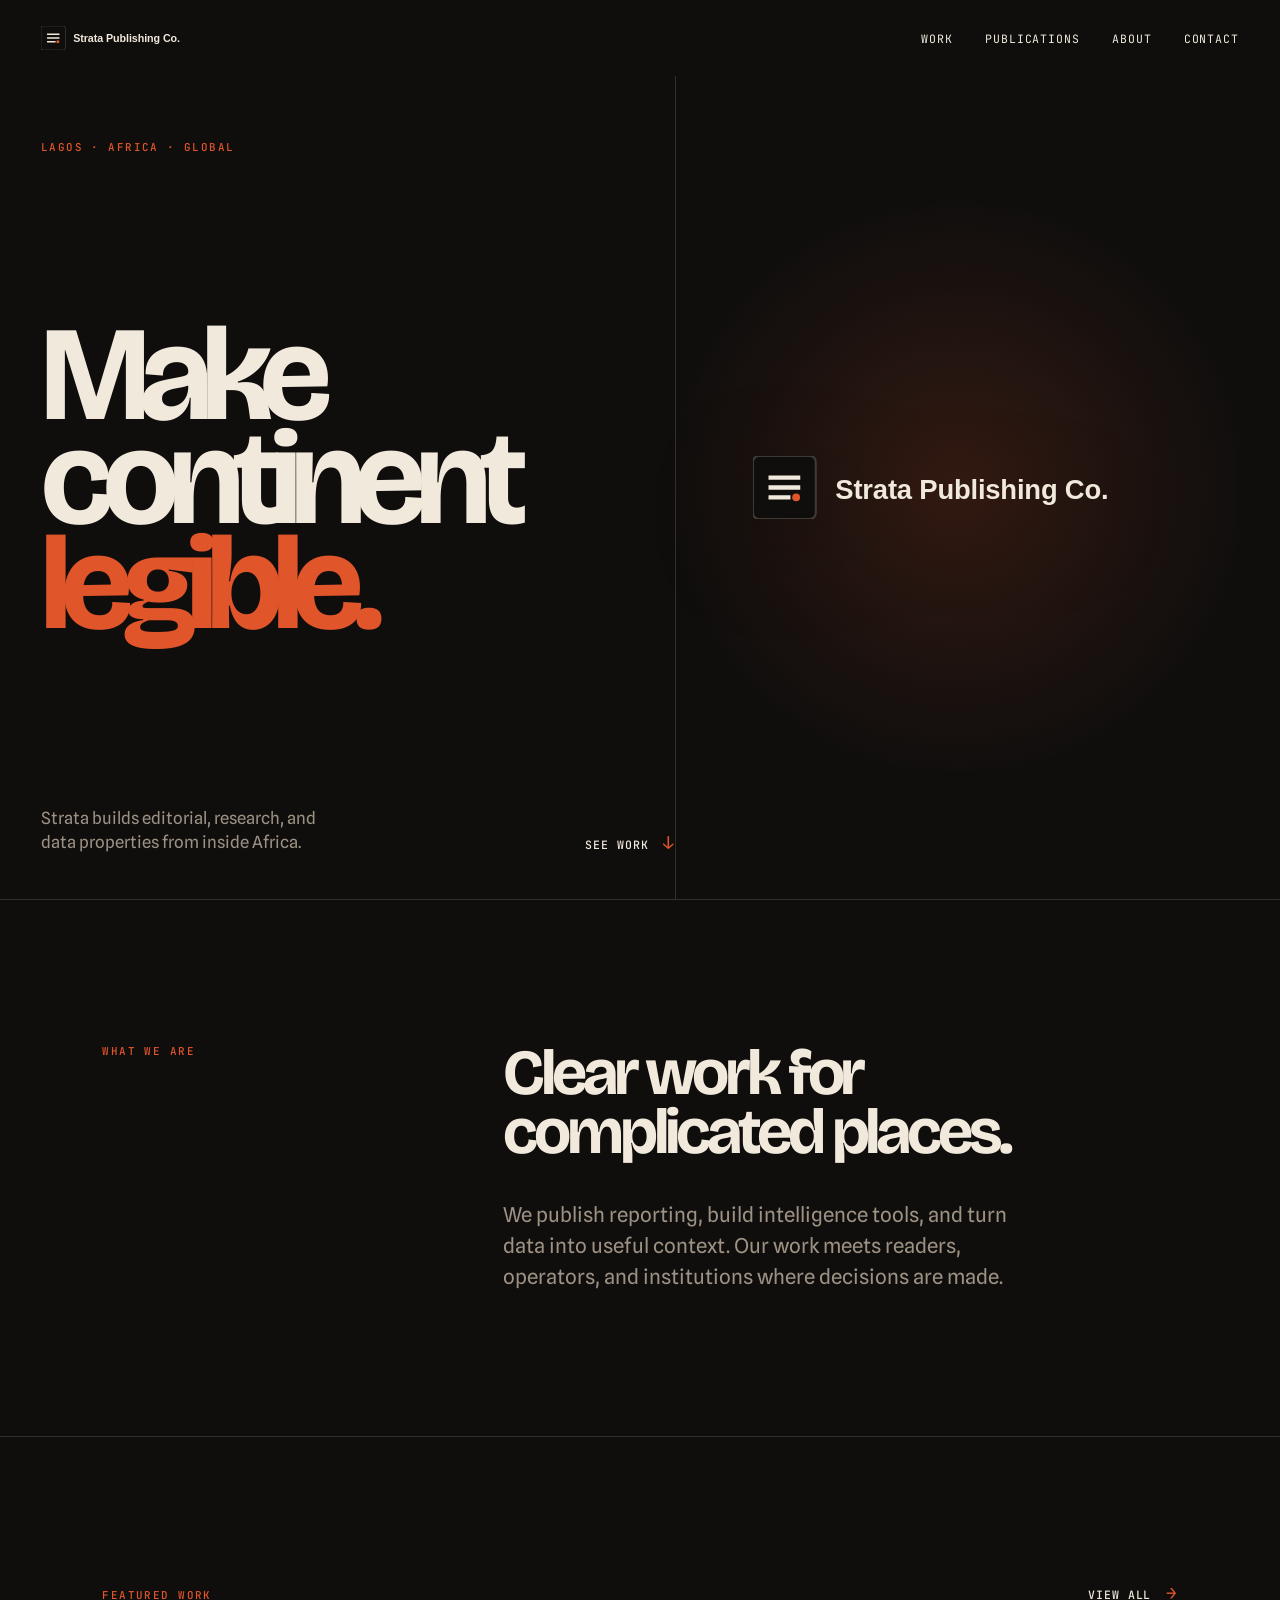
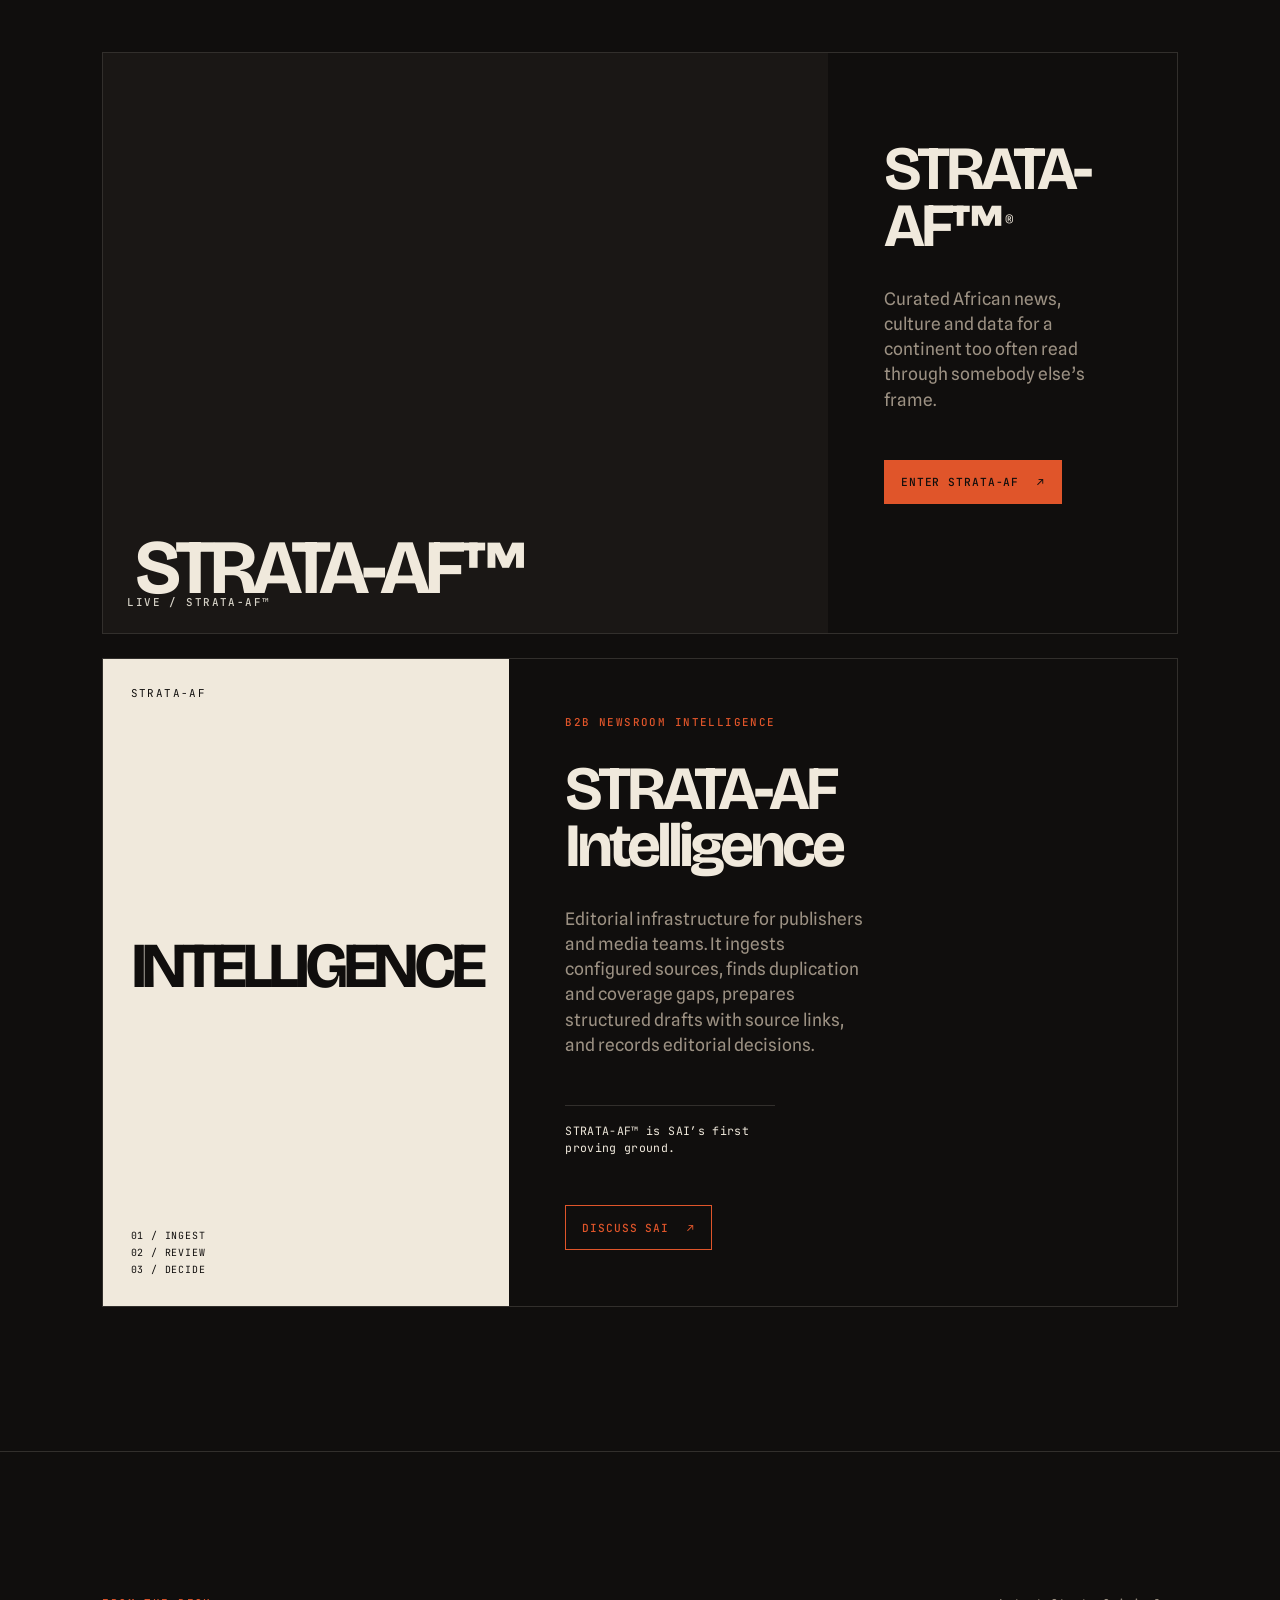
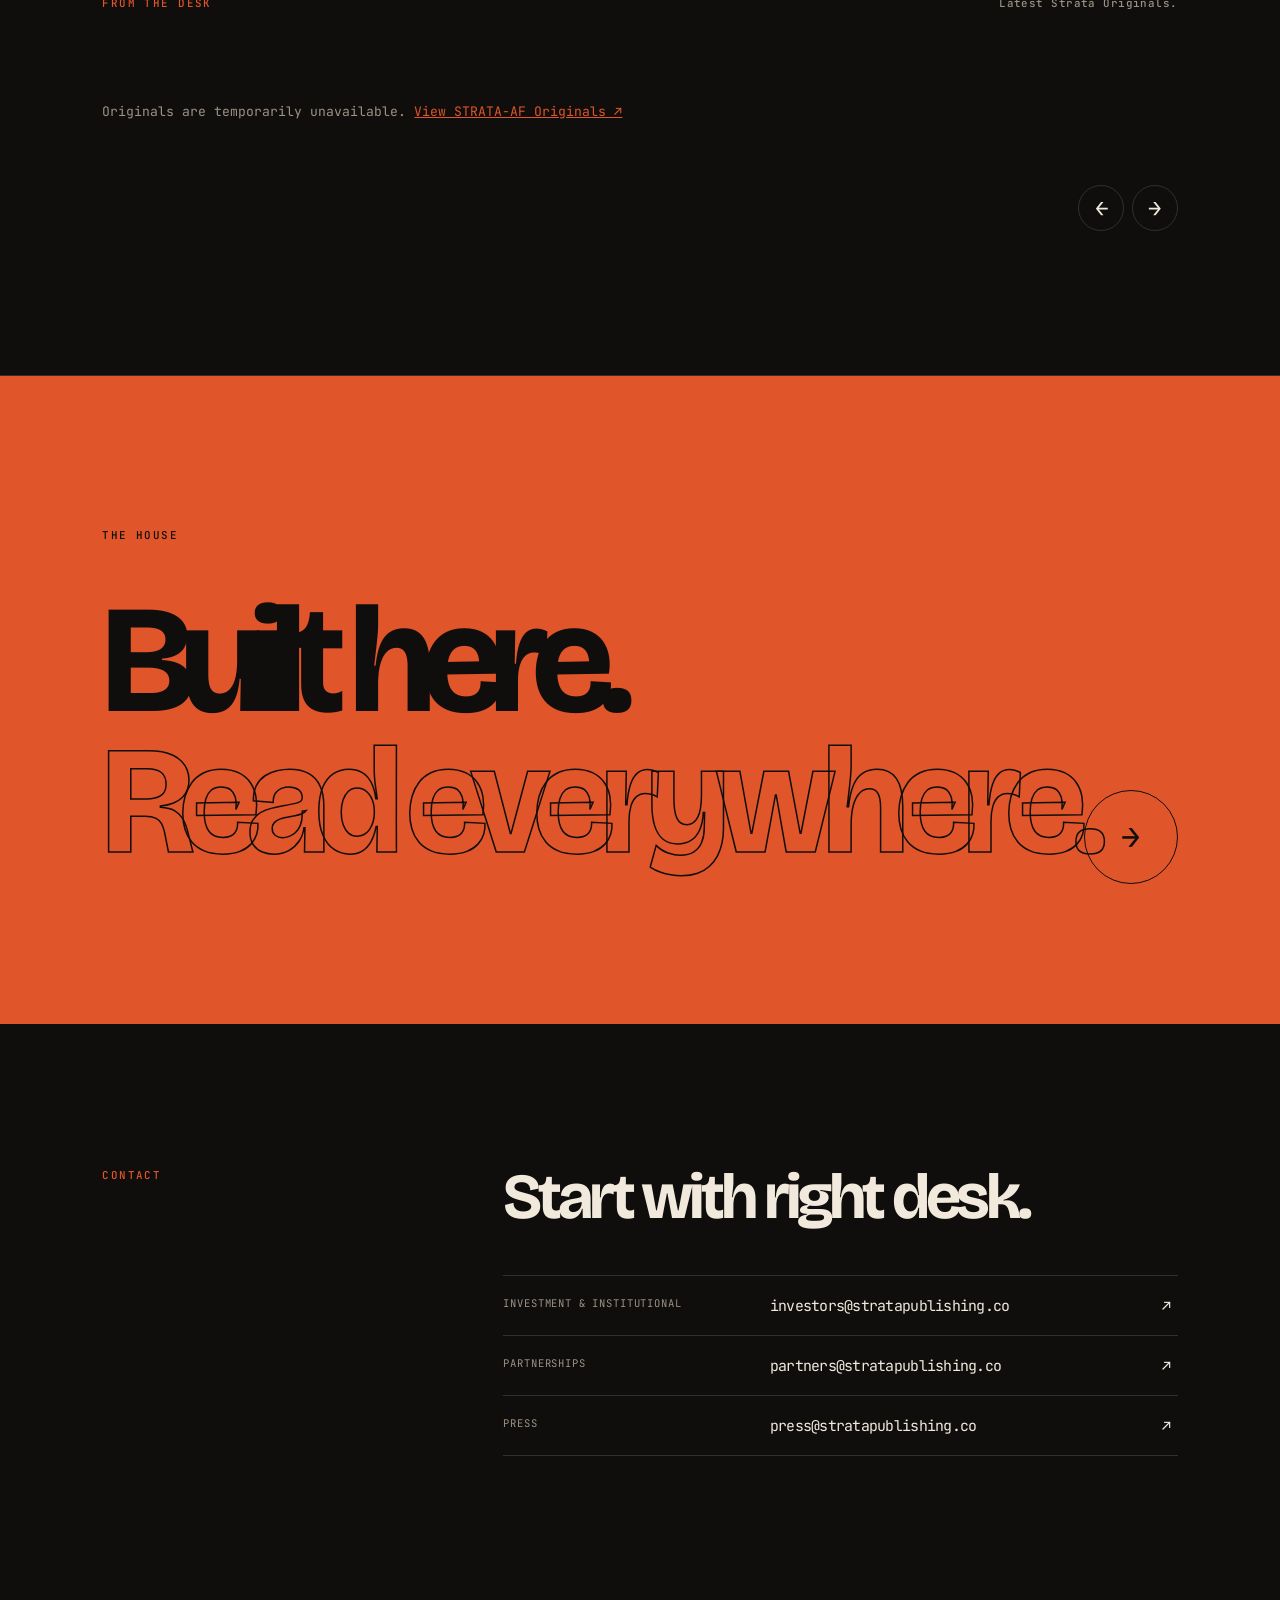
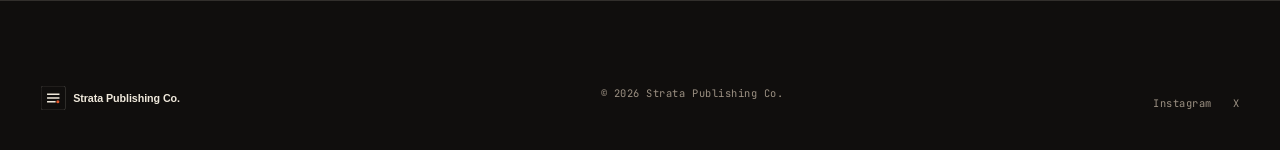
<file: index.html>
<!doctype html>
<html lang="en">
<head>
  <meta charset="utf-8">
  <meta name="viewport" content="width=device-width, initial-scale=1">
  <meta name="description" content="Strata Publishing Co. builds editorial, research, and data properties for Africa.">
  <meta name="theme-color" content="#100E0D">
  <meta property="og:type" content="website">
  <meta property="og:url" content="https://www.stratapublishingco.online/">
  <meta property="og:title" content="Strata Publishing Co.">
  <meta property="og:description" content="Editorial, research, and data properties for Africa.">
  <meta property="og:image" content="https://www.stratapublishingco.online/assets/strata-og-share-1200x630.png">
  <meta property="og:image:width" content="1200">
  <meta property="og:image:height" content="630">
  <meta name="twitter:card" content="summary_large_image">
  <meta name="twitter:title" content="Strata Publishing Co.">
  <meta name="twitter:description" content="Editorial, research, and data properties for Africa.">
  <meta name="twitter:image" content="https://www.stratapublishingco.online/assets/strata-og-share-1200x630.png">
  <title>Strata Publishing Co. — African intelligence</title>
  <link rel="preconnect" href="https://fonts.googleapis.com">
  <link rel="preconnect" href="https://fonts.gstatic.com" crossorigin>
  <link href="https://fonts.googleapis.com/css2?family=Bricolage+Grotesque:opsz,wdth,wght@12..96,75..100,600..800&family=JetBrains+Mono:wght@400;500&family=Spline+Sans:wght@300;400;500&display=swap" rel="stylesheet">
  <link rel="icon" type="image/svg+xml" href="./assets/favicon.svg">
  <link rel="stylesheet" href="./styles.css">
  <link rel="stylesheet" href="./overrides.css">
  <link rel="stylesheet" href="./sai.css">
  <link rel="stylesheet" href="./brand.css">
  <link rel="stylesheet" href="./carousel-mobile.css">
</head>
<body>
  <a class="skip" href="#main">Skip to content</a>
  <header class="site-header" data-header>
    <a class="wordmark" href="#top" aria-label="Strata Publishing Co. home"><img class="brand-logo" src="./assets/strata-wordmark.svg" alt="Strata Publishing Co."></a>
    <nav class="nav" aria-label="Primary navigation">
      <a href="#work">Work</a><a href="#publications">Publications</a><a href="#about">About</a><a href="#contact">Contact</a>
    </nav>
    <button class="menu-button" type="button" aria-expanded="false" aria-controls="menu" data-menu-button><span>Menu</span><i></i></button>
  </header>

  <dialog class="menu" id="menu" data-menu aria-label="Site menu">
    <div class="menu-top"><span class="eyebrow">Navigation</span><button type="button" data-menu-close>Close <span>×</span></button></div>
    <nav aria-label="Mobile navigation">
      <a href="#work" data-menu-link>Work <span>01</span></a><a href="#publications" data-menu-link>Publications <span>02</span></a><a href="#about" data-menu-link>About <span>03</span></a><a href="#contact" data-menu-link>Contact <span>04</span></a>
    </nav>
    <p>Editorial, research and data properties for people deciding where Africa goes next.</p>
  </dialog>

  <main id="main">
    <section class="hero" id="top">
      <div class="hero-copy">
        <p class="eyebrow reveal">Lagos · Africa · Global</p>
        <h1><span class="line">Make continent</span><span class="line rust">legible.</span></h1>
        <div class="hero-bottom reveal"><p>Strata builds editorial, research, and data properties from inside Africa.</p><a href="#work" class="text-link">See work <span>↓</span></a></div>
      </div>
      <div class="hero-art" aria-hidden="true">
        <img class="hero-logo" src="./assets/strata-wordmark.svg" alt="">
      </div>
    </section>

    <section class="statement section" id="about">
      <p class="eyebrow">What we are</p>
      <div><h2>Clear work for complicated places.</h2><p class="lede">We publish reporting, build intelligence tools, and turn data into useful context. Our work meets readers, operators, and institutions where decisions are made.</p></div>
    </section>

    <section class="feature section" id="work">
      <div class="section-head"><p class="eyebrow">Featured work</p><a class="text-link" href="#publications">View all <span>→</span></a></div>
      <div class="featured-grid reveal">
        <article class="feature-card feature-card--live">
          <a class="feature-media live-home" data-live-home href="https://www.strata-af.com" target="_blank" rel="noreferrer" aria-label="Open live STRATA-AF homepage"><div class="frame-fallback"><span>STRATA-AF™</span></div><p class="media-label">LIVE / STRATA-AF™</p></a>
          <div class="feature-info"><h2>STRATA-AF™<sup>®</sup></h2><p>Curated African news, culture and data for a continent too often read through somebody else’s frame.</p><a class="button" href="https://www.strata-af.com" target="_blank" rel="noreferrer">Enter STRATA-AF <span>↗</span></a></div>
        </article>
        <article class="feature-card intelligence-card">
          <div class="intelligence-visual" aria-hidden="true"><span>STRATA-AF</span><strong>INTELLIGENCE</strong><i>01 / INGEST<br>02 / REVIEW<br>03 / DECIDE</i></div>
          <div class="feature-info"><p class="eyebrow">B2B newsroom intelligence</p><h2>STRATA-AF Intelligence</h2><p>Editorial infrastructure for publishers and media teams. It ingests configured sources, finds duplication and coverage gaps, prepares structured drafts with source links, and records editorial decisions.</p><p class="proof-note">STRATA-AF™ is SAI’s first proving ground.</p><a class="button button--quiet" href="mailto:partners@stratapublishing.co?subject=STRATA-AF%20Intelligence">Discuss SAI <span>↗</span></a></div>
        </article>
      </div>
    </section>

    <section class="programs section" id="publications">
      <div class="section-head"><p class="eyebrow">From the desk</p><p class="section-note">Latest Strata Originals.</p></div>
      <div class="desk-carousel">
        <div class="desk-track" data-originals aria-live="polite"><p class="desk-status">Loading latest Originals…</p></div>
        <div class="desk-controls" aria-label="Desk story navigation"><button type="button" data-desk-prev aria-label="Previous stories">←</button><button type="button" data-desk-next aria-label="Next stories">→</button></div>
      </div>
    </section>

    <section class="manifesto">
      <p class="eyebrow">The house</p>
      <h2>Built here.<br><span>Read everywhere.</span></h2>
      <a class="round-link" href="#contact" aria-label="Contact Strata Publishing Co.">→</a>
    </section>

    <section class="contact section" id="contact">
      <p class="eyebrow">Contact</p>
      <div><h2>Start with right desk.</h2><div class="contact-grid"><a href="mailto:investors@stratapublishing.co"><span>Investment &amp; institutional</span>investors@stratapublishing.co <b>↗</b></a><a href="mailto:partners@stratapublishing.co"><span>Partnerships</span>partners@stratapublishing.co <b>↗</b></a><a href="mailto:press@stratapublishing.co"><span>Press</span>press@stratapublishing.co <b>↗</b></a></div></div>
    </section>
  </main>
  <footer><a class="wordmark" href="#top"><img class="brand-logo" src="./assets/strata-wordmark.svg" alt="Strata Publishing Co."></a><p>© <span data-year></span> Strata Publishing Co.</p><div><a href="https://www.instagram.com/strata.af/" target="_blank" rel="noreferrer">Instagram</a><a href="https://x.com/strata_af" target="_blank" rel="noreferrer">X</a></div></footer>
  <script type="module" src="./app.js"></script>
</body>
</html>
</file>
<file: styles.css>
:root{--bg:#100e0d;--raise:#1a1715;--bone:#f0e9dc;--muted:#9c9183;--faint:#6a6157;--rust:#e0552a;--line:rgba(240,233,220,.15);--display:'Bricolage Grotesque',sans-serif;--body:'Spline Sans',sans-serif;--mono:'JetBrains Mono',monospace}*{box-sizing:border-box}html{scroll-behavior:smooth}body{margin:0;background:var(--bg);color:var(--bone);font-family:var(--body);font-size:16px;line-height:1.45}a{color:inherit}.skip{position:fixed;left:1rem;top:-4rem;z-index:99;padding:.7rem 1rem;background:var(--bone);color:var(--bg)}.skip:focus{top:1rem}.site-header{height:76px;padding:0 3.2vw;position:fixed;top:0;left:0;width:100%;display:flex;z-index:10;align-items:center;justify-content:space-between;background:linear-gradient(var(--bg),transparent);mix-blend-mode:normal}.wordmark{font:500 .8rem/1 var(--mono);letter-spacing:.04em;text-decoration:none}.wordmark span{display:block;color:var(--rust);font-size:.54rem;letter-spacing:.12em;margin-top:.3rem}.nav{display:flex;gap:2rem;font:400 .72rem var(--mono);text-transform:uppercase;letter-spacing:.08em}.nav a,.menu a,footer a{text-decoration:none}.nav a:hover,.text-link:hover{color:var(--rust)}.menu-button{display:none;border:0;background:none;color:var(--bone);font:400 .72rem var(--mono);letter-spacing:.08em;text-transform:uppercase;cursor:pointer}.menu-button i{display:inline-block;width:14px;border-top:1px solid;margin-left:8px;vertical-align:middle}.hero{min-height:100svh;display:grid;grid-template-columns:1.15fr .85fr;padding:76px 3.2vw 0;border-bottom:1px solid var(--line)}.hero-copy{display:flex;flex-direction:column;justify-content:space-between;padding:5vw 0 3.5vw}.eyebrow,.section-note,.media-label{margin:0;color:var(--rust);font:500 .68rem var(--mono);letter-spacing:.13em;text-transform:uppercase}.hero h1{margin:0;font-family:var(--display);font-size:clamp(4.2rem,10.5vw,11.6rem);line-height:.78;letter-spacing:-.075em}.hero h1 .line{display:block}.hero h1 .rust{color:var(--rust)}.hero-bottom{display:flex;align-items:end;justify-content:space-between;gap:2rem;max-width:670px}.hero-bottom p{margin:0;max-width:31ch;font-size:1.05rem;color:var(--muted)}.text-link{font:500 .72rem var(--mono);letter-spacing:.08em;text-transform:uppercase;text-decoration:none;white-space:nowrap}.text-link span{color:var(--rust);font-size:1.1rem;margin-left:.4rem}.hero-art{border-left:1px solid var(--line);display:flex;align-items:center;justify-content:center;padding-left:6vw}.grid-map{position:relative;width:min(31vw,420px);aspect-ratio:1;background:linear-gradient(90deg,transparent 49.7%,var(--line) 50%,transparent 50.3%),linear-gradient(transparent 49.7%,var(--line) 50%,transparent 50.3%);border:1px solid var(--line)}.grid-map:before,.grid-map:after{content:"";position:absolute;border:1px solid var(--line);inset:15%}.grid-map:after{inset:31%}.grid-map b{position:absolute;left:1rem;top:.8rem;color:var(--rust);font:500 .7rem var(--mono)}.grid-map em{position:absolute;right:1rem;bottom:.8rem;font:400 .63rem var(--mono);color:var(--muted)}.dot{position:absolute;width:10px;height:10px;background:var(--rust);border-radius:50%;box-shadow:0 0 0 8px rgba(224,85,42,.12)}.d1{top:27%;left:35%}.d2{top:47%;left:61%}.d3{top:70%;left:41%}.d4{top:58%;left:76%}.section{padding:9rem 8vw}.statement{display:grid;grid-template-columns:1fr 2fr;gap:4rem;border-bottom:1px solid var(--line)}h2{font:700 clamp(2.5rem,5vw,5.5rem)/.92 var(--display);letter-spacing:-.065em;margin:0}.lede{max-width:44ch;color:var(--muted);font-size:clamp(1.15rem,1.6vw,1.45rem);line-height:1.5;margin:2.4rem 0 0}.section-head{display:flex;justify-content:space-between;align-items:baseline;margin-bottom:3rem}.section-note{color:var(--muted);letter-spacing:.04em;text-transform:none}.feature{border-bottom:1px solid var(--line)}.feature-card{display:grid;grid-template-columns:1.35fr .65fr;border:1px solid var(--line)}.feature-media{min-height:580px;background:#a24126;position:relative;overflow:hidden}.feature-media:before{content:"";position:absolute;width:64%;height:115%;left:24%;top:-7%;border-radius:50% 50% 0 0;background:var(--bg);transform:rotate(26deg)}.feature-media:after{content:"";position:absolute;inset:10%;border:1px solid rgba(240,233,220,.35)}.media-sun{position:absolute;width:140px;aspect-ratio:1;border-radius:50%;background:var(--bone);top:23%;left:44%;z-index:1}.media-label{position:absolute;bottom:1.5rem;left:1.5rem;z-index:2;color:var(--bone)}.feature-info{padding:3.5rem;display:flex;flex-direction:column;align-items:start}.feature-info h2{font-size:clamp(3rem,4.8vw,5.3rem);margin:2rem 0}.feature-info sup{font:400 .9rem var(--mono);letter-spacing:0}.feature-info p:not(.eyebrow){color:var(--muted);max-width:30ch;font-size:1.08rem;margin:0 0 3rem}.button{border:1px solid var(--rust);background:var(--rust);color:var(--bg);padding:.9rem 1rem;text-decoration:none;font:500 .7rem var(--mono);letter-spacing:.08em;text-transform:uppercase}.button:hover{background:transparent;color:var(--rust)}.button span{margin-left:.6rem}.programs{border-bottom:1px solid var(--line)}.filter-bar{display:flex;gap:.4rem;border-bottom:1px solid var(--line)}.filter-bar button{border:0;border-bottom:2px solid transparent;background:none;padding:.8rem 1rem .9rem 0;margin-right:1.4rem;color:var(--muted);font:400 .73rem var(--mono);letter-spacing:.06em;text-transform:uppercase;cursor:pointer}.filter-bar button.active{color:var(--bone);border-color:var(--rust)}.work-list{border-top:0}.work-row{display:grid;grid-template-columns:4.5rem 9rem 1fr 7rem 1rem;gap:1rem;align-items:center;padding:1.55rem 0;border-bottom:1px solid var(--line);text-decoration:none}.work-row:hover{color:var(--rust)}.work-index,.work-type,.work-date{font:400 .65rem var(--mono);letter-spacing:.08em;text-transform:uppercase;color:var(--faint)}.work-type{color:var(--rust)}.work-title{font:600 clamp(1.3rem,2.2vw,2rem)/1 var(--display);letter-spacing:-.04em}.work-title small{display:block;color:var(--muted);font:300 .92rem/1.45 var(--body);letter-spacing:0;max-width:43ch;margin-top:.45rem}.work-row b{font:400 1.2rem var(--mono)}.manifesto{min-height:72svh;padding:8vw;position:relative;display:flex;flex-direction:column;justify-content:center;overflow:hidden;background:var(--rust);color:var(--bg)}.manifesto .eyebrow{color:var(--bg);margin-bottom:3rem}.manifesto h2{font-size:clamp(4.5rem,12vw,14rem);letter-spacing:-.09em}.manifesto h2 span{color:transparent;-webkit-text-stroke:1.5px var(--bg)}.round-link{position:absolute;right:8vw;bottom:11vw;width:94px;height:94px;border:1px solid var(--bg);border-radius:50%;display:grid;place-items:center;text-decoration:none;font:400 2rem var(--mono);transition:transform .4s}.round-link:hover{transform:rotate(45deg)}.contact{display:grid;grid-template-columns:1fr 2fr;gap:4rem}.contact-grid{margin-top:3rem;border-top:1px solid var(--line)}.contact-grid a{display:grid;grid-template-columns:1fr 1.5fr 1rem;gap:1rem;padding:1.25rem 0;border-bottom:1px solid var(--line);text-decoration:none;font:400 .93rem var(--mono);letter-spacing:-.05em}.contact-grid a:hover{color:var(--rust)}.contact-grid span{font:400 .66rem var(--mono);color:var(--muted);letter-spacing:.08em;text-transform:uppercase}.contact-grid b{font-weight:400}footer{min-height:150px;border-top:1px solid var(--line);padding:2.5rem 3.2vw;display:flex;align-items:end;justify-content:space-between;gap:2rem;font:400 .65rem var(--mono);letter-spacing:.05em;color:var(--muted)}footer div{display:flex;gap:1.3rem}footer a:hover{color:var(--rust)}.reveal{opacity:0;transform:translateY(25px);transition:opacity .8s cubic-bezier(.16,1,.3,1),transform .8s cubic-bezier(.16,1,.3,1)}.reveal.is-visible{opacity:1;transform:none}.menu{width:100%;height:100%;max-width:none;max-height:none;margin:0;border:0;background:var(--bg);color:var(--bone);padding:2.3rem 3.2vw}.menu::backdrop{background:var(--bg)}.menu-top{display:flex;justify-content:space-between}.menu-top button{border:0;background:none;color:var(--bone);font:400 .75rem var(--mono);cursor:pointer}.menu-top button span{font-size:1.4rem;color:var(--rust);vertical-align:middle}.menu nav{margin:11vh 0 8vh}.menu nav a{display:flex;justify-content:space-between;border-bottom:1px solid var(--line);font:700 clamp(3rem,9vw,9rem)/.88 var(--display);letter-spacing:-.07em;padding:.24em 0}.menu nav a:hover{color:var(--rust)}.menu nav span{font:400 .7rem var(--mono);letter-spacing:0;color:var(--rust)}.menu>p{max-width:30ch;color:var(--muted);font-size:1.1rem}@media(max-width:760px){.site-header{height:68px;padding:0 1.25rem}.nav{display:none}.menu-button{display:block}.hero{grid-template-columns:1fr;min-height:730px;padding:68px 1.25rem 0}.hero-copy{padding:3.5rem 0 2rem;z-index:1}.hero h1{font-size:clamp(4.1rem,18vw,7.4rem);line-height:.81}.hero-bottom{align-items:start;flex-direction:column;gap:1.7rem}.hero-bottom p{font-size:1rem}.hero-art{position:absolute;right:1.25rem;bottom:2rem;border:0;padding:0;opacity:.67}.grid-map{width:47vw}.statement,.contact{grid-template-columns:1fr;gap:2.5rem}.section{padding:5.5rem 1.25rem}.section-head{gap:1rem}.section-note{font-size:.61rem}.feature-card{grid-template-columns:1fr}.feature-media{min-height:390px}.feature-info{padding:2rem}.feature-info h2{margin:1.4rem 0}.feature-info p:not(.eyebrow){margin-bottom:2rem}.filter-bar{overflow:auto}.filter-bar button{white-space:nowrap;margin-right:.8rem}.work-row{grid-template-columns:2.3rem 1fr 1rem;gap:.7rem}.work-type,.work-date{display:none}.work-title{font-size:1.5rem}.work-title small{font-size:.85rem}.manifesto{min-height:550px;padding:1.25rem}.manifesto h2{font-size:clamp(4rem,19vw,8rem)}.round-link{width:70px;height:70px;right:1.25rem;bottom:3rem}.contact-grid a{grid-template-columns:1fr 1rem;font-size:.77rem;gap:.6rem}.contact-grid span{grid-column:1/-1}.contact-grid b{grid-column:2;grid-row:2}footer{padding:2rem 1.25rem;align-items:start;flex-direction:column;gap:1.5rem}.menu{padding:1.6rem 1.25rem}.menu nav{margin:8vh 0}.menu nav a{font-size:clamp(3.5rem,17vw,6rem)}}@media(prefers-reduced-motion:reduce){html{scroll-behavior:auto}.reveal{transition:none}.round-link{transition:none}}
</file>
<file: overrides.css>
.featured-grid{display:grid;gap:1.5rem}.live-home{display:block;text-decoration:none}.live-home:before,.live-home:after{display:none}.live-home img{width:100%;height:100%;display:block;position:absolute;z-index:1;inset:0;object-fit:cover;filter:saturate(.82);transition:filter .25s,transform .25s}.live-home:hover img{filter:saturate(1);transform:scale(1.02)}.live-home__title{position:absolute;z-index:2;left:1.5rem;right:1.5rem;bottom:3.7rem;font:700 clamp(1.7rem,3.4vw,3.5rem)/.9 var(--display);letter-spacing:-.06em;color:var(--bone);text-shadow:0 2px 18px rgba(0,0,0,.35)}.frame-fallback{position:absolute;inset:0;display:flex;flex-direction:column;justify-content:end;padding:2rem;background:var(--raise);color:var(--bone)}.frame-fallback span{font:700 clamp(3rem,6vw,7rem)/.85 var(--display);letter-spacing:-.07em}.frame-fallback small{margin-top:1rem;font:400 .7rem var(--mono);color:var(--rust);letter-spacing:.1em;text-transform:uppercase}.feature-card--live .media-label{z-index:3;mix-blend-mode:difference}.intelligence-card{grid-template-columns:.48fr 1fr}.intelligence-visual{min-height:360px;padding:1.7rem;display:flex;flex-direction:column;justify-content:space-between;background:var(--bone);color:var(--bg);font-family:var(--mono)}.intelligence-visual span{font-size:.68rem;letter-spacing:.13em}.intelligence-visual strong{font:700 clamp(2.2rem,5vw,5rem)/.8 var(--display);letter-spacing:-.08em}.intelligence-visual i{font-style:normal;font-size:.62rem;line-height:1.7;letter-spacing:.08em}.button--quiet{background:transparent;color:var(--rust)}.button--quiet:hover{background:var(--rust);color:var(--bg)}.desk-grid{display:grid;grid-template-columns:repeat(3,1fr);gap:1rem}.original-card{display:block;text-decoration:none}.original-card img{width:100%;aspect-ratio:1.32;object-fit:cover;background:var(--raise);filter:saturate(.85);transition:filter .25s,transform .25s}.original-card span{display:block;margin-top:.85rem;font:600 clamp(1.25rem,2.2vw,2rem)/1 var(--display);letter-spacing:-.045em}.original-card:hover{color:var(--rust)}.original-card:hover img{filter:saturate(1.1);transform:translateY(-4px)}.desk-status{grid-column:1/-1;padding:2rem 0;color:var(--muted);font:400 .82rem var(--mono)}.desk-status a{color:var(--rust)}body{overflow-x:clip}@media(max-width:760px){.intelligence-card{grid-template-columns:1fr}.site-header{background:rgba(16,14,13,.92);backdrop-filter:blur(12px)}.menu-button,.menu-top button{min-height:44px;min-width:44px}.menu nav a{min-height:64px;align-items:center}.feature-media{min-height:340px}.live-home__title{left:1.25rem;right:1.25rem;bottom:3.25rem;font-size:clamp(1.7rem,8vw,2.6rem)}.button{min-height:44px;display:inline-flex;align-items:center}.contact-grid a{min-height:58px;align-items:center}.desk-grid{grid-template-columns:1fr 1fr;gap:1rem}.original-card span{font-size:1.2rem}}@media(max-width:540px){.desk-grid{grid-template-columns:1fr}.original-card{padding-bottom:1.5rem;border-bottom:1px solid var(--line)}.original-card img{aspect-ratio:1.5}.original-card span{font-size:1.55rem}.menu>p{font-size:1rem}.intelligence-visual{min-height:250px}.feature-info{padding:1.5rem}.feature-media{min-height:285px}}@media(hover:none){.live-home:hover img,.original-card:hover img{filter:saturate(.85);transform:none}}
</file>
<file: sai.css>
.proof-note{padding-top:1rem;border-top:1px solid var(--line);font:400 .72rem/1.55 var(--mono)!important;color:var(--bone)!important;letter-spacing:.03em}
</file>
<file: brand.css>
.brand-logo{display:block;width:190px;height:auto}.hero-art{background:radial-gradient(circle at center,rgba(224,85,42,.17),transparent 58%)}.hero-logo{display:block;width:min(38vw,580px);height:auto;filter:drop-shadow(0 24px 48px rgba(0,0,0,.3))}@media(max-width:760px){.brand-logo{width:158px}.hero-logo{width:min(72vw,340px)}}
</file>
<file: carousel-mobile.css>
.desk-carousel{position:relative}.desk-track{display:flex;gap:1.25rem;overflow-x:auto;overscroll-behavior-inline:contain;scroll-snap-type:inline mandatory;scrollbar-width:none;padding:0 0 1.25rem}.desk-track::-webkit-scrollbar{display:none}.desk-track .original-card{flex:0 0 clamp(260px,29vw,410px);scroll-snap-align:start}.desk-track .desk-status{flex:0 0 100%}.desk-controls{display:flex;gap:.45rem;justify-content:flex-end}.desk-controls button{width:46px;height:46px;border:1px solid var(--line);border-radius:50%;background:transparent;color:var(--bone);font:400 1.4rem/1 var(--mono);cursor:pointer}.desk-controls button:hover,.desk-controls button:focus-visible{border-color:var(--rust);color:var(--rust)}@media(max-width:760px){.site-header{height:64px;padding-inline:1rem;background:rgba(16,14,13,.96)}.hero{min-height:100svh;padding:64px 1.25rem 1.25rem;display:flex;flex-direction:column;justify-content:space-between}.hero-copy{padding:2.5rem 0 0;gap:2.5rem}.hero h1{font-size:clamp(4rem,18vw,6.8rem);line-height:.8}.hero-bottom{margin-top:auto;gap:1.5rem}.hero-bottom p{font-size:1.05rem;max-width:27ch}.hero-art{position:static;order:-1;width:100%;padding:1rem 0 0;border:0;justify-content:flex-start;opacity:1}.hero-logo{width:min(90vw,390px);max-width:100%}.section{padding:4.5rem 1.25rem}.statement{gap:1.5rem}.section-head{align-items:flex-end;margin-bottom:2rem}.section-note{max-width:15ch;text-align:right;line-height:1.4}.featured-grid{gap:1rem}.feature-card{border-inline:0;margin-inline:-1.25rem}.feature-info{padding:1.75rem 1.25rem}.feature-info h2{font-size:clamp(2.7rem,12vw,4.2rem)}.feature-info p:not(.eyebrow){font-size:1rem}.feature-media{min-height:58svh}.intelligence-visual{min-height:250px}.programs{overflow:hidden}.desk-track{gap:1rem;margin-right:-1.25rem;padding-right:1.25rem}.desk-track .original-card{flex-basis:82vw}.desk-track .original-card img{aspect-ratio:1.16}.desk-track .original-card span{font-size:1.65rem;line-height:.98}.desk-controls{padding-top:.5rem;justify-content:flex-start}.desk-controls button{width:50px;height:50px}.manifesto{min-height:62svh;padding:1.25rem}.contact{gap:1.5rem}.menu{padding:1.25rem}.menu nav{margin:7vh 0 4vh}.menu nav a{min-height:68px;font-size:clamp(3rem,16vw,5.4rem)}}@media(max-width:390px){.hero h1{font-size:3.8rem}.desk-track .original-card{flex-basis:86vw}.brand-logo{width:145px}}
</file>
